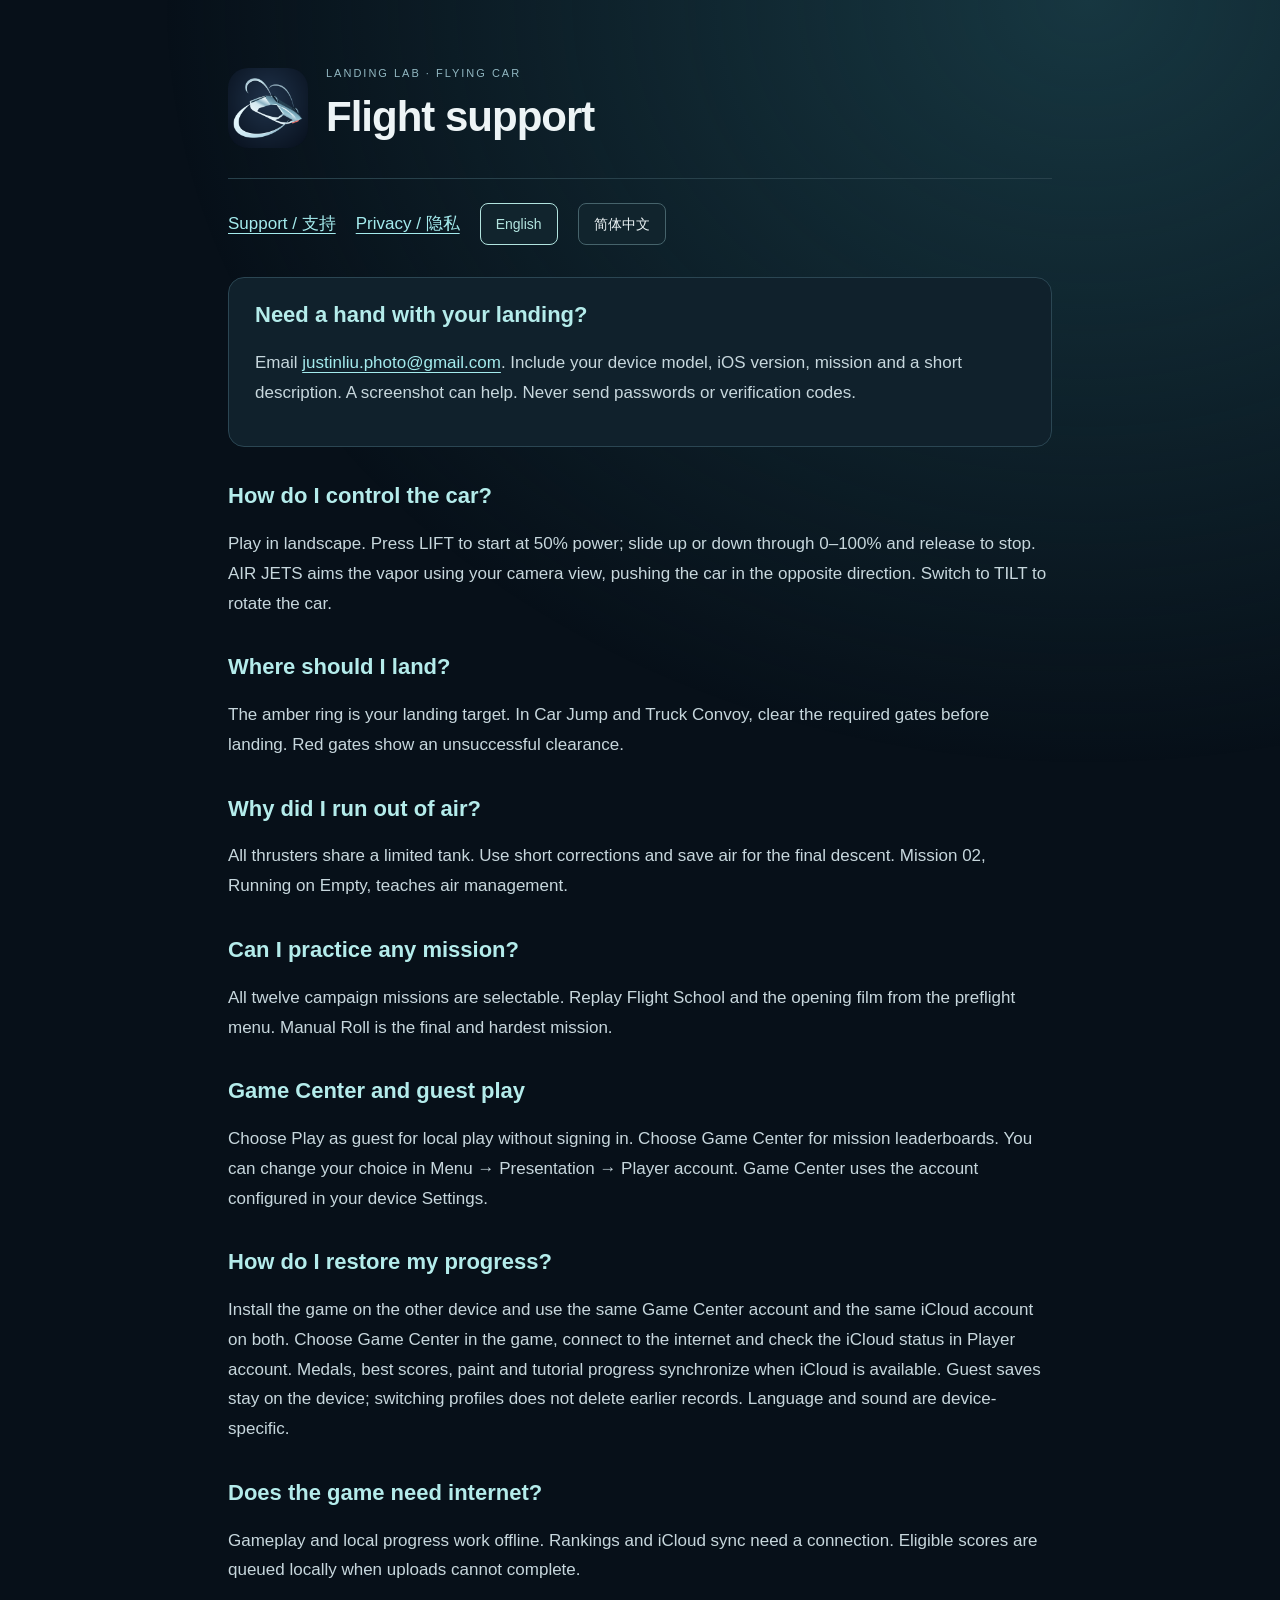
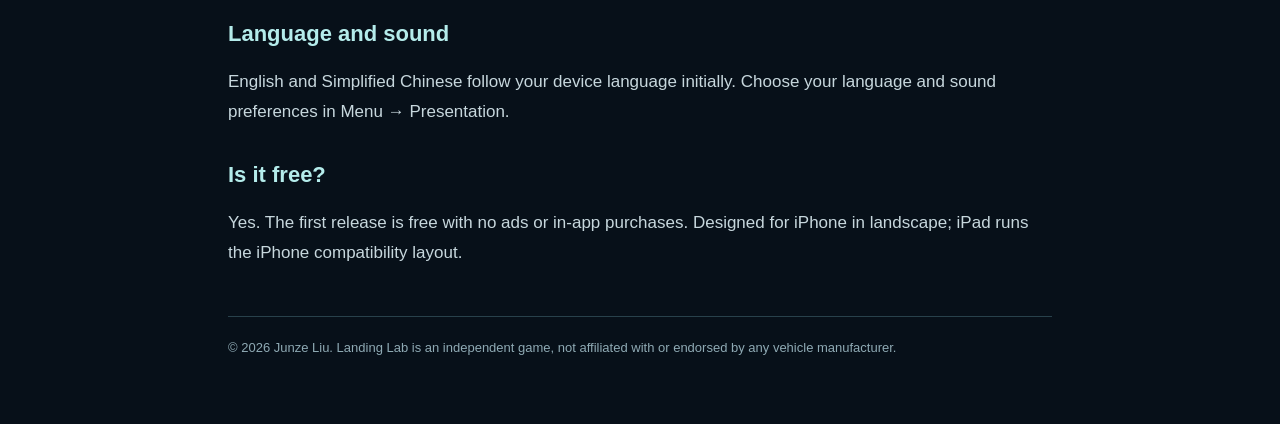
<file: index.html>
<!doctype html><html lang="en"><head><meta charset="utf-8"><meta name="viewport" content="width=device-width,initial-scale=1"><meta name="description" content="Landing Lab: Flying Car — official support and privacy information in English and Simplified Chinese."><title>Landing Lab · Flight support</title><link rel="stylesheet" href="style.css"><script defer src="language.js"></script></head><body><main><header><img src="icon.png" alt="Landing Lab"><div><div class="eyebrow">LANDING LAB · FLYING CAR</div><h1 data-copy="en">Flight support</h1><h1 data-copy="zh" hidden>游戏支持</h1></div></header><nav aria-label="Site navigation"><a href="support.html">Support / 支持</a><a href="privacy.html">Privacy / 隐私</a><button data-lang="en" aria-pressed="true">English</button><button data-lang="zh" aria-pressed="false">简体中文</button></nav><article data-copy="en"><div class="card"><h2>Need a hand with your landing?</h2><p>Email <a href="mailto:justinliu.photo@gmail.com">justinliu.photo@gmail.com</a>. Include your device model, iOS version, mission and a short description. A screenshot can help. Never send passwords or verification codes.</p></div><h2>How do I control the car?</h2><p>Play in landscape. Press LIFT to start at 50% power; slide up or down through 0–100% and release to stop. AIR JETS aims the vapor using your camera view, pushing the car in the opposite direction. Switch to TILT to rotate the car.</p><h2>Where should I land?</h2><p>The amber ring is your landing target. In Car Jump and Truck Convoy, clear the required gates before landing. Red gates show an unsuccessful clearance.</p><h2>Why did I run out of air?</h2><p>All thrusters share a limited tank. Use short corrections and save air for the final descent. Mission 02, Running on Empty, teaches air management.</p><h2>Can I practice any mission?</h2><p>All twelve campaign missions are selectable. Replay Flight School and the opening film from the preflight menu. Manual Roll is the final and hardest mission.</p><h2>Game Center and guest play</h2><p>Choose Play as guest for local play without signing in. Choose Game Center for mission leaderboards. You can change your choice in Menu → Presentation → Player account. Game Center uses the account configured in your device Settings.</p><h2>How do I restore my progress?</h2><p>Install the game on the other device and use the same Game Center account and the same iCloud account on both. Choose Game Center in the game, connect to the internet and check the iCloud status in Player account. Medals, best scores, paint and tutorial progress synchronize when iCloud is available. Guest saves stay on the device; switching profiles does not delete earlier records. Language and sound are device-specific.</p><h2>Does the game need internet?</h2><p>Gameplay and local progress work offline. Rankings and iCloud sync need a connection. Eligible scores are queued locally when uploads cannot complete.</p><h2>Language and sound</h2><p>English and Simplified Chinese follow your device language initially. Choose your language and sound preferences in Menu → Presentation.</p><h2>Is it free?</h2><p>Yes. The first release is free with no ads or in-app purchases. Designed for iPhone in landscape; iPad runs the iPhone compatibility layout.</p></article><article data-copy="zh" hidden><div class="card"><h2>着陆遇到问题？</h2><p>请发邮件至 <a href="mailto:justinliu.photo@gmail.com">justinliu.photo@gmail.com</a>，注明设备型号、iOS 版本、任务名称和问题描述，可以附截图。请勿发送密码或验证码。</p></div><h2>如何操控跑车？</h2><p>横屏游玩。按下升力按钮时从 50% 功率开始，上下滑动可调整至 0–100%，松开即停止。空气喷口控制按摄像机视角决定喷气方向，跑车向相反方向移动；切换姿态控制可翻滚跑车。</p><h2>该降落在哪里？</h2><p>琥珀色目标圈是着陆目标。跃车和卡车车队任务还需要先通过指定关卡线；红色表示未成功通过。</p><h2>为什么空气用完了？</h2><p>所有喷口共用有限气罐。用短促调整，并为最后的下降保留空气。任务 02「气罐告急」帮助你学习空气管理。</p><h2>可以直接练习任意任务吗？</h2><p>12 项战役任务均可选择。可在起飞前菜单重玩操作教程和开场动画；手动翻滚是最后、也是最难的任务。</p><h2>Game Center 与游客</h2><p>选择游客即可在本机游玩，无需登录。选择 Game Center 可使用任务排行榜。可在菜单 → 表现设置 → 玩家账户中重新选择。Game Center 使用设备设置中的账户。</p><h2>如何在另一台设备恢复存档？</h2><p>两台设备安装游戏，并使用相同的 Game Center 账户和相同的 iCloud 账户。在游戏里选择 Game Center，连接网络，并在玩家账户页面查看 iCloud 状态。iCloud 可用时会同步奖牌、最高分、车漆和教程进度。游客存档仅保存在本机；切换身份不会删除原有记录。语言和声音设置各设备独立保存。</p><h2>需要联网吗？</h2><p>游戏和本地进度可离线使用。排行榜和 iCloud 同步需要网络；无法上传时，符合条件的分数会在本地等待重试。</p><h2>语言和声音</h2><p>初次运行默认跟随设备语言，可在菜单 → 表现设置中切换简体中文 / English，以及调整声音。</p><h2>免费吗？</h2><p>首发免费，无广告、无应用内购买。为横屏 iPhone 设计；iPad 使用 iPhone 兼容布局运行。</p></article><footer><span data-copy="en">© 2026 Junze Liu. Landing Lab is an independent game, not affiliated with or endorsed by any vehicle manufacturer.</span><span data-copy="zh" hidden>© 2026 Junze Liu。Landing Lab 为独立游戏，与任何汽车制造商无隶属、赞助或认可关系。</span></footer></main></body></html>
</file>
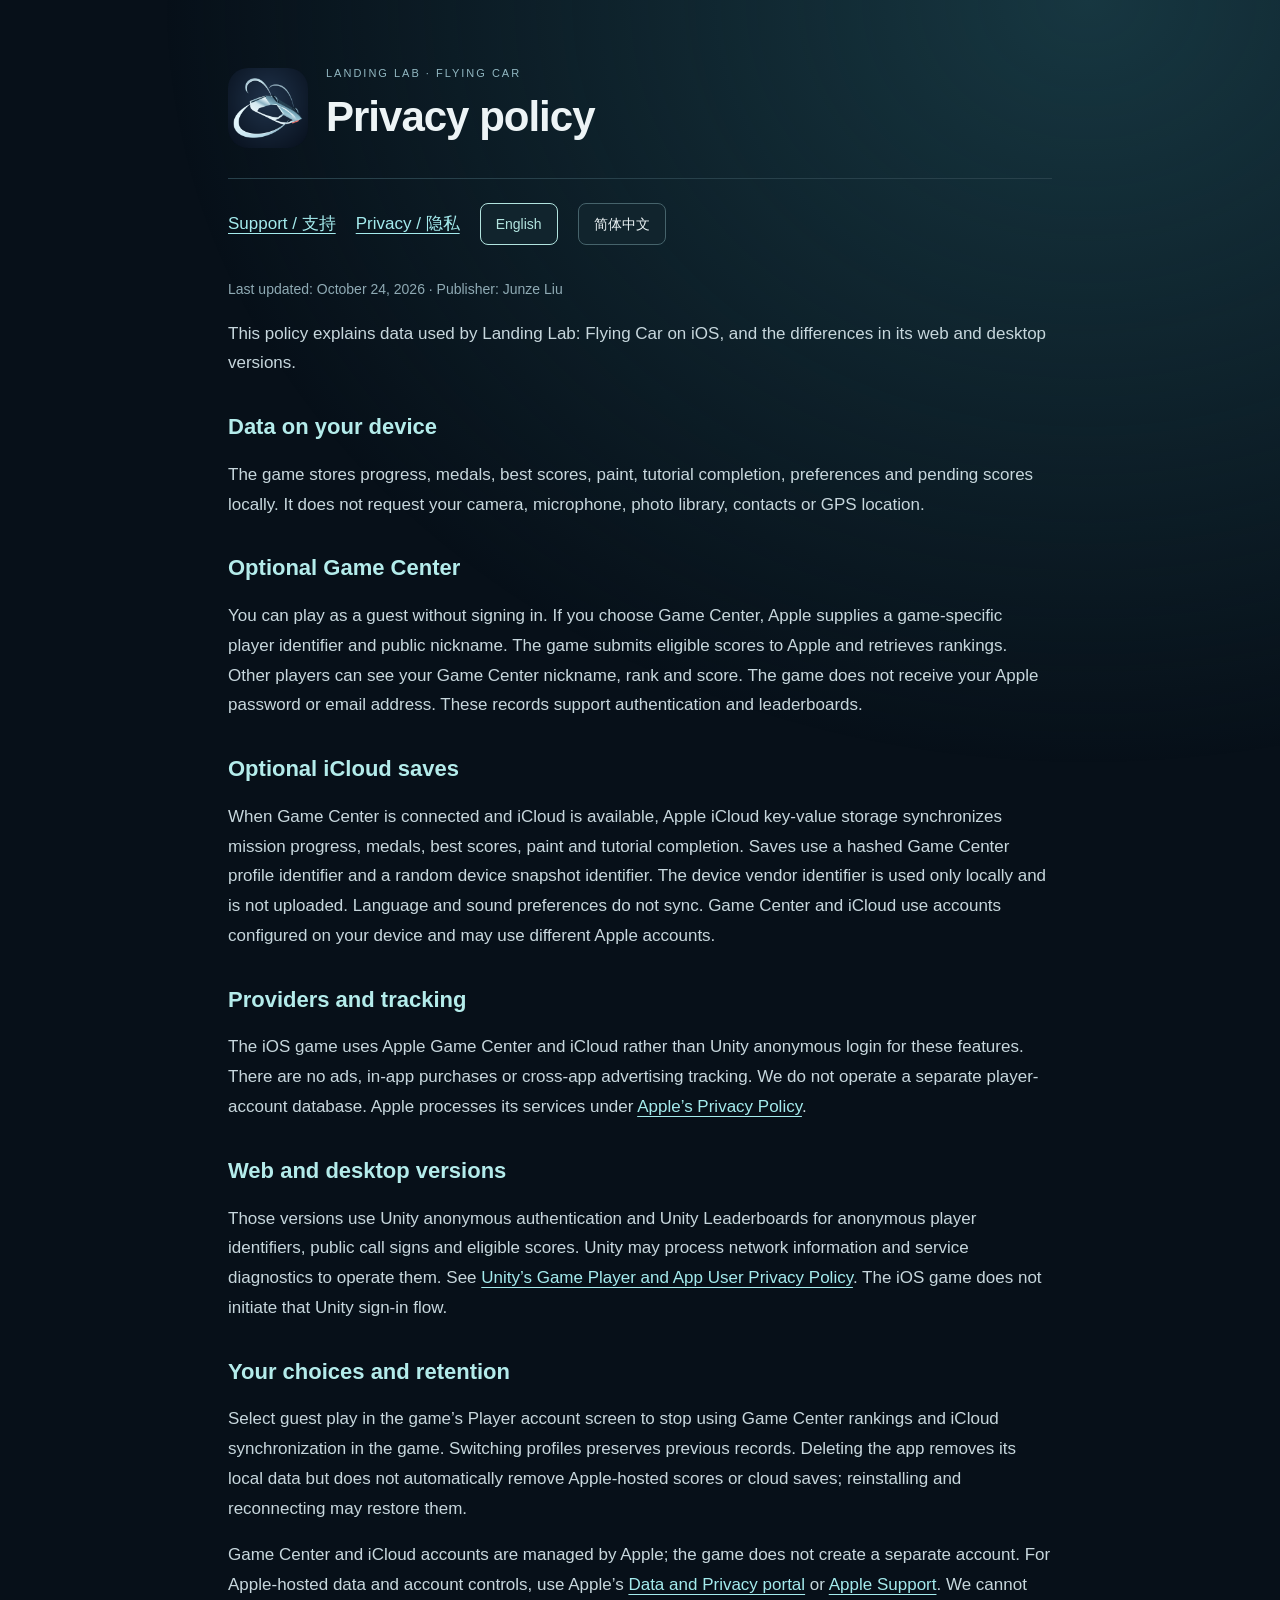
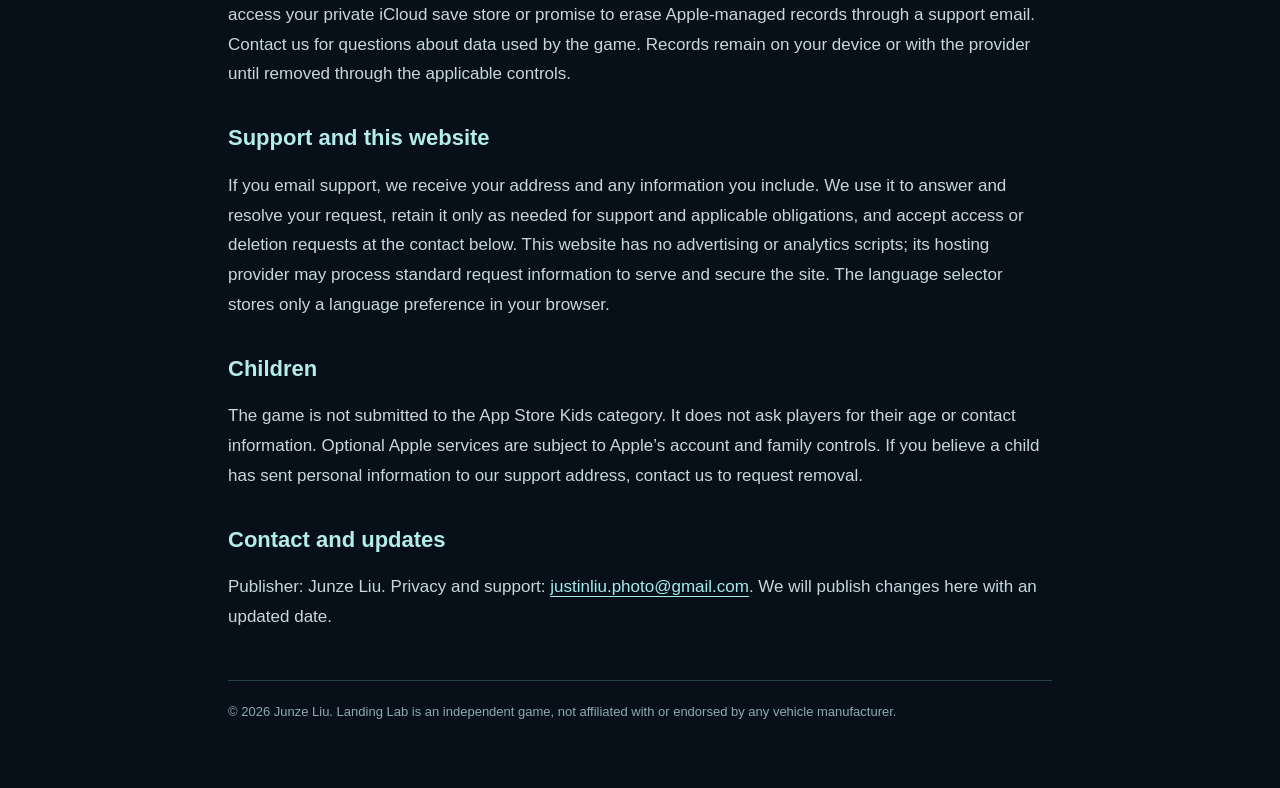
<file: privacy.html>
<!doctype html><html lang="en"><head><meta charset="utf-8"><meta name="viewport" content="width=device-width,initial-scale=1"><meta name="description" content="Landing Lab: Flying Car — official support and privacy information in English and Simplified Chinese."><title>Landing Lab · Privacy policy</title><link rel="stylesheet" href="style.css"><script defer src="language.js"></script></head><body><main><header><img src="icon.png" alt="Landing Lab"><div><div class="eyebrow">LANDING LAB · FLYING CAR</div><h1 data-copy="en">Privacy policy</h1><h1 data-copy="zh" hidden>隐私政策</h1></div></header><nav aria-label="Site navigation"><a href="support.html">Support / 支持</a><a href="privacy.html">Privacy / 隐私</a><button data-lang="en" aria-pressed="true">English</button><button data-lang="zh" aria-pressed="false">简体中文</button></nav><article data-copy="en"><p class="small">Last updated: October 24, 2026 · Publisher: Junze Liu</p><p>This policy explains data used by Landing Lab: Flying Car on iOS, and the differences in its web and desktop versions.</p><h2>Data on your device</h2><p>The game stores progress, medals, best scores, paint, tutorial completion, preferences and pending scores locally. It does not request your camera, microphone, photo library, contacts or GPS location.</p><h2>Optional Game Center</h2><p>You can play as a guest without signing in. If you choose Game Center, Apple supplies a game-specific player identifier and public nickname. The game submits eligible scores to Apple and retrieves rankings. Other players can see your Game Center nickname, rank and score. The game does not receive your Apple password or email address. These records support authentication and leaderboards.</p><h2>Optional iCloud saves</h2><p>When Game Center is connected and iCloud is available, Apple iCloud key-value storage synchronizes mission progress, medals, best scores, paint and tutorial completion. Saves use a hashed Game Center profile identifier and a random device snapshot identifier. The device vendor identifier is used only locally and is not uploaded. Language and sound preferences do not sync. Game Center and iCloud use accounts configured on your device and may use different Apple accounts.</p><h2>Providers and tracking</h2><p>The iOS game uses Apple Game Center and iCloud rather than Unity anonymous login for these features. There are no ads, in-app purchases or cross-app advertising tracking. We do not operate a separate player-account database. Apple processes its services under <a href="https://www.apple.com/legal/privacy/">Apple’s Privacy Policy</a>.</p><h2>Web and desktop versions</h2><p>Those versions use Unity anonymous authentication and Unity Leaderboards for anonymous player identifiers, public call signs and eligible scores. Unity may process network information and service diagnostics to operate them. See <a href="https://unity.com/legal/game-player-and-app-user-privacy-policy">Unity’s Game Player and App User Privacy Policy</a>. The iOS game does not initiate that Unity sign-in flow.</p><h2>Your choices and retention</h2><p>Select guest play in the game’s Player account screen to stop using Game Center rankings and iCloud synchronization in the game. Switching profiles preserves previous records. Deleting the app removes its local data but does not automatically remove Apple-hosted scores or cloud saves; reinstalling and reconnecting may restore them.</p><p>Game Center and iCloud accounts are managed by Apple; the game does not create a separate account. For Apple-hosted data and account controls, use Apple’s <a href="https://privacy.apple.com/">Data and Privacy portal</a> or <a href="https://support.apple.com/">Apple Support</a>. We cannot access your private iCloud save store or promise to erase Apple-managed records through a support email. Contact us for questions about data used by the game. Records remain on your device or with the provider until removed through the applicable controls.</p><h2>Support and this website</h2><p>If you email support, we receive your address and any information you include. We use it to answer and resolve your request, retain it only as needed for support and applicable obligations, and accept access or deletion requests at the contact below. This website has no advertising or analytics scripts; its hosting provider may process standard request information to serve and secure the site. The language selector stores only a language preference in your browser.</p><h2>Children</h2><p>The game is not submitted to the App Store Kids category. It does not ask players for their age or contact information. Optional Apple services are subject to Apple’s account and family controls. If you believe a child has sent personal information to our support address, contact us to request removal.</p><h2>Contact and updates</h2><p>Publisher: Junze Liu. Privacy and support: <a href="mailto:justinliu.photo@gmail.com">justinliu.photo@gmail.com</a>. We will publish changes here with an updated date.</p></article><article data-copy="zh" hidden><p class="small">更新日期：2026 年 10 月 24 日 · 发布者：Junze Liu</p><p>本政策说明 Landing Lab：飞行跑车 iOS 版使用的数据，以及网页和桌面版本的区别。</p><h2>本机数据</h2><p>游戏在本机保存进度、奖牌、最高分、车漆、教程完成情况、偏好设置和待上传分数。不请求访问摄像头、麦克风、相册、通讯录或 GPS 位置。</p><h2>可选 Game Center</h2><p>玩家可选择游客，无需登录。选择 Game Center 后，Apple 提供游戏专属玩家标识及公开昵称。游戏向 Apple 提交符合条件的分数并获取排名；其他玩家可以看到你的 Game Center 昵称、排名和分数。游戏不会获得 Apple 密码或邮箱。这些记录用于身份识别和排行榜。</p><h2>可选 iCloud 存档</h2><p>连接 Game Center 且 iCloud 可用时，游戏通过 Apple iCloud 键值存储同步任务进度、奖牌、最高分、车漆和教程完成情况。存档使用经过哈希处理的 Game Center 身份标识和随机设备存档标识。设备供应商标识仅在本机使用，不上传。语言和声音设置不参与同步。Game Center 与 iCloud 使用设备设置中的账户，二者可能是不同 Apple 账户。</p><h2>服务提供方与追踪</h2><p>iOS 版使用 Apple Game Center 和 iCloud，而非 Unity 匿名登录实现这些功能。无广告、无应用内购买，也不进行跨应用广告追踪。我们不运营独立玩家账户数据库。Apple 根据其<a href="https://www.apple.com/legal/privacy/">隐私政策</a>处理服务数据。</p><h2>网页和桌面版本</h2><p>这些版本使用 Unity 匿名身份验证和 Unity Leaderboards，处理匿名玩家标识、公开呼号和符合条件的分数。Unity 可能为服务运行处理网络信息及诊断数据，详情见 <a href="https://unity.com/legal/game-player-and-app-user-privacy-policy">Unity 游戏玩家与应用用户隐私政策</a>。iOS 版不启动该 Unity 登录流程。</p><h2>选择与保留</h2><p>在游戏玩家账户页面选择游客，可以停止游戏内的 Game Center 排行榜和 iCloud 同步。切换身份会保留原有记录。删除游戏会移除本地数据，但不会自动删除 Apple 保存的分数和云存档；重新安装并连接后可能恢复。</p><p>Game Center 和 iCloud 账户由 Apple 管理，游戏不创建独立账户。Apple 服务的数据和账户管理请通过 <a href="https://privacy.apple.com/">Apple 数据与隐私门户</a>或 <a href="https://support.apple.com/">Apple 支持</a>。我们无法访问你的私人 iCloud 存档，也无法承诺通过客服邮件删除 Apple 管理的记录。游戏数据问题可联系我们；记录保存在设备或服务提供方，直至通过适用方式移除。</p><h2>客服与本网站</h2><p>向客服发邮件时，我们会收到你的邮箱及邮件中提供的信息，仅用于回答和处理请求，并仅在客服和适用义务所需期间保留。你可通过下方联系方式提出访问或删除请求。本网站无广告或分析脚本；托管服务商可能为网页运行和安全处理标准请求信息。语言切换仅在浏览器保存语言偏好。</p><h2>儿童</h2><p>游戏未提交至 App Store 儿童类别，不要求玩家填写年龄或联系方式。可选 Apple 服务受其账户及家庭控制管理。如果儿童向客服发送了个人信息，请联系我们申请移除。</p><h2>联系与更新</h2><p>发布者：Junze Liu。隐私及客服：<a href="mailto:justinliu.photo@gmail.com">justinliu.photo@gmail.com</a>。政策变更将于本页公布，并更新日期。</p></article><footer><span data-copy="en">© 2026 Junze Liu. Landing Lab is an independent game, not affiliated with or endorsed by any vehicle manufacturer.</span><span data-copy="zh" hidden>© 2026 Junze Liu。Landing Lab 为独立游戏，与任何汽车制造商无隶属、赞助或认可关系。</span></footer></main></body></html>
</file>
<file: style.css>
*{box-sizing:border-box}html{color-scheme:dark;scroll-behavior:smooth}body{margin:0;background:#071019;color:#edf4f6;font:17px/1.75 -apple-system,BlinkMacSystemFont,"Segoe UI",sans-serif}body:before{content:"";position:fixed;inset:0;z-index:-1;background:radial-gradient(ellipse at 85% 0,#173741,transparent 60%)}main{max-width:880px;margin:auto;padding:44px 28px 64px}header{display:flex;align-items:center;gap:18px;padding:20px 0 26px;border-bottom:1px solid #28414b}header img{width:80px;height:80px;border-radius:20px}h1{font-size:clamp(28px,6vw,42px);letter-spacing:-1px;line-height:1.15;margin:10px 0}h2{font-size:22px;line-height:1.4;margin:34px 0 10px;color:#b4eceb}p,li{color:#c7d7dd}a{color:#a4ebed;text-underline-offset:4px}nav{display:flex;flex-wrap:wrap;gap:20px;align-items:center;margin:24px 0 32px}button{border:1px solid #46636b;background:#11242d;color:#edf4f6;padding:8px 15px;border-radius:8px;cursor:pointer;font:inherit;font-size:14px}button[aria-pressed=true]{border-color:#b2e4df;color:#b2e4df}.eyebrow{font-size:11px;letter-spacing:2px;color:#92b8c2}.card{padding:22px 26px;background:#10212c;border:1px solid #2b4653;border-radius:16px}.card h2{margin-top:0}.small{font-size:14px;color:#8faab4}footer{margin-top:48px;border-top:1px solid #28414b;padding-top:20px;font-size:13px;color:#8faab4}[hidden]{display:none!important}a:focus-visible,button:focus-visible{outline:2px solid #b4eceb;outline-offset:4px}@media(max-width:500px){main{padding:20px 20px 40px}header img{width:64px;height:64px}header{gap:14px}.card{padding:20px}body{font-size:16px}}
</file>
